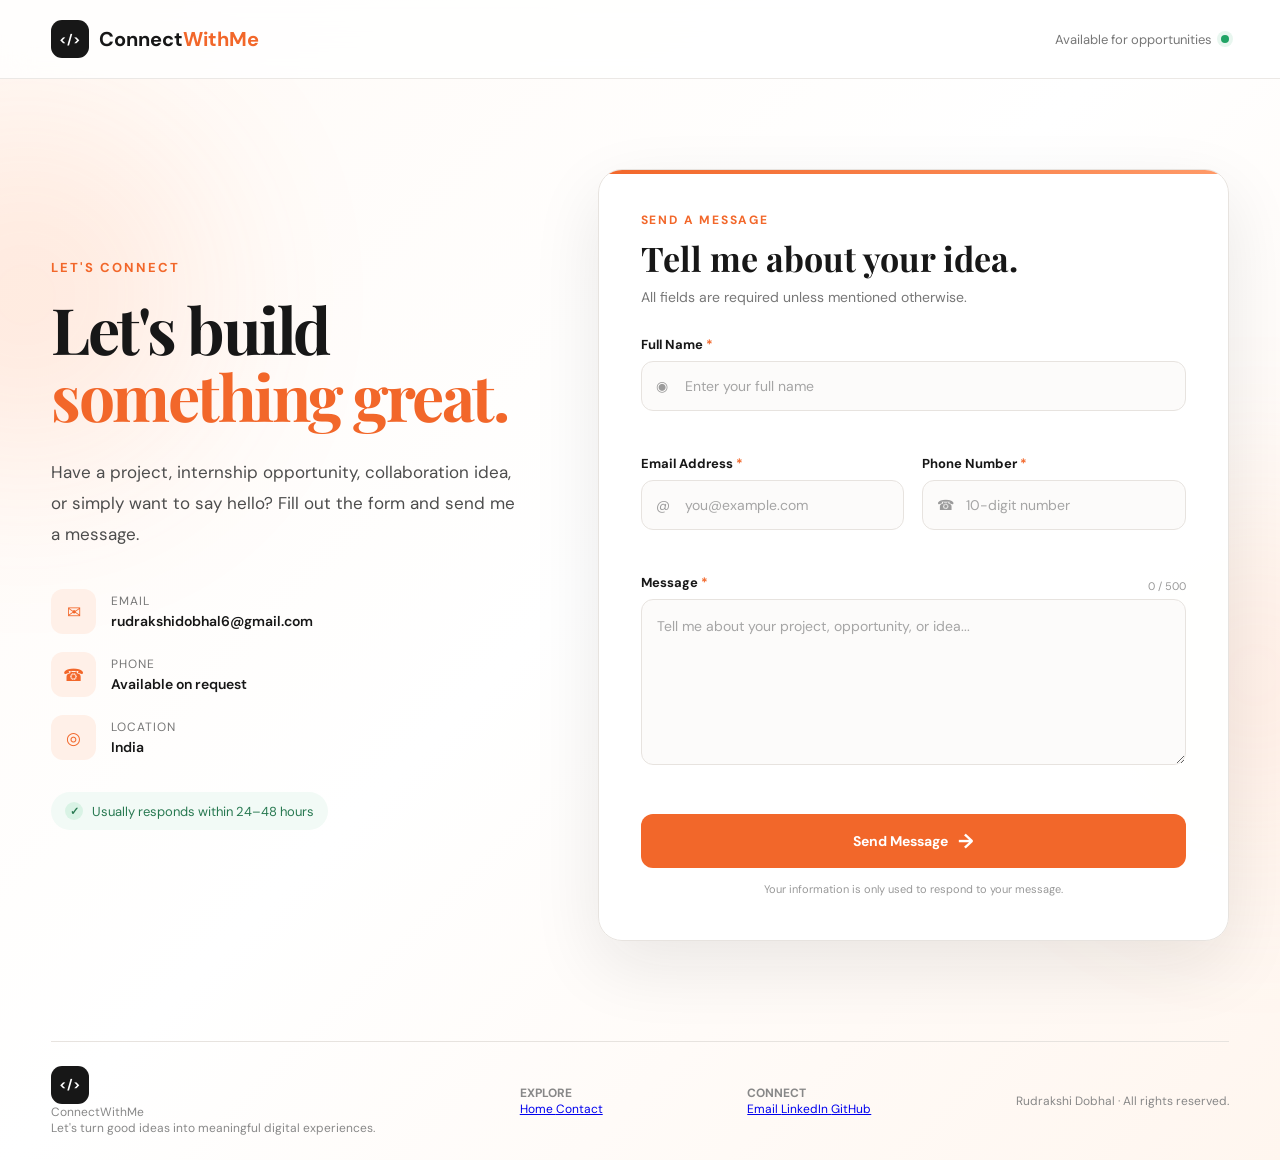
<file: Task-4 Form Validation/index.html>
<!DOCTYPE html>
<html lang="en">

<head>

    <meta charset="UTF-8">

    <meta
        name="viewport"
        content="width=device-width, initial-scale=1.0"
    >

    <meta
        name="description"
        content="Professional contact form with JavaScript form validation."
    >

    <meta
        name="author"
        content="Rudrakshi Dobhal"
    >

    <title>ConnectWithMe | Contact Form</title>

    <link
        rel="preconnect"
        href="https://fonts.googleapis.com"
    >

    <link
        rel="preconnect"
        href="https://fonts.gstatic.com"
        crossorigin
    >

    <link
        href="https://fonts.googleapis.com/css2?family=DM+Sans:wght@400;500;600;700&family=Playfair+Display:wght@600;700&display=swap"
        rel="stylesheet"
    >

    <link
        rel="stylesheet"
        href="style.css"
    >
</head>
<body>

    <div class="background-shape shape-one"></div>
    <div class="background-shape shape-two"></div>

    <header class="navbar">
        <div class="nav-container">

            <a
                href="#"
                class="logo"
            >
                <span class="logo-icon">
                    &lt;/&gt;
                </span>
                <span>
                    Connect<span>WithMe</span>
                </span>
            </a>

            <div class="nav-label">
                Available for opportunities
                <span class="status-dot"></span>
            </div>
        </div>
    </header>

    <main>
        <section class="contact-section">
            <div class="contact-container">

                <div class="intro-content">
                    <p class="eyebrow">
                        LET'S CONNECT
                    </p>
                    <h1>
                        Let's build
                        <span>something great.</span>
                    </h1>
                    <p class="intro-text">

                        Have a project, internship opportunity,
                        collaboration idea, or simply want to say hello?

                        Fill out the form and send me a message.
                    </p>

                    <div class="info-list">

                        <div class="info-item">
                            <div class="info-icon">
                                ✉
                            </div>
                            <div>
                                <span>
                                    Email
                                </span>
                                <strong>
                                    rudrakshidobhal6@gmail.com
                                </strong>
                            </div>
                        </div>

                        <div class="info-item">
                            <div class="info-icon">
                                ☎
                            </div>
                            <div>
                                <span>
                                    Phone
                                </span>
                                <strong>
                                    Available on request
                                </strong>
                            </div>
                        </div>

                        <div class="info-item">
                            <div class="info-icon">
                                ◎
                            </div>
                            <div>
                                <span>
                                    Location
                                </span>
                                <strong>
                                    India
                                </strong>
                            </div>
                        </div>
                    </div>

                    <div class="availability-note">
                        <span class="check-icon">
                            ✓
                        </span>
                        Usually responds within 24–48 hours
                    </div>
                </div>

                <div class="form-card">

                    <div class="form-header">
                        <p class="form-label">
                            SEND A MESSAGE
                        </p>
                        <h2>
                            Tell me about your idea.
                        </h2>
                        <p>
                            All fields are required unless mentioned otherwise.
                        </p>
                    </div>

                    <div
                        id="successMessage"
                        class="success-message"
                        role="alert"
                        aria-live="polite"
                    >
                        <span class="success-icon">
                            ✓
                        </span>
                        <div>
                            <strong>
                                Message sent successfully!
                            </strong>
                            <p>
                                Thank you for reaching out.
                                I'll get back to you soon.
                            </p>
                        </div>
                    </div>

                    <form
                        id="contactForm"
                        novalidate
                    >

                        <div class="form-group">
                            <label for="name">
                                Full Name
                                <span>
                                    *
                                </span>
                            </label>
                            <div class="input-wrapper">
                                <span class="input-icon">
                                    ◉
                                </span>
                                <input
                                    type="text"
                                    id="name"
                                    name="name"
                                    placeholder="Enter your full name"
                                    autocomplete="name"
                                >
                            </div>
                            <small
                                class="error-message"
                                id="nameError"
                            ></small>
                        </div>

                        <div class="form-row">

                            <div class="form-group">
                                <label for="email">
                                    Email Address
                                    <span>
                                        *
                                    </span>
                                </label>
                                <div class="input-wrapper">
                                    <span class="input-icon">
                                        @
                                    </span>
                                    <input
                                        type="email"
                                        id="email"
                                        name="email"
                                        placeholder="you@example.com"
                                        autocomplete="email"
                                    >
                                </div>
                                <small
                                    class="error-message"
                                    id="emailError"
                                ></small>
                            </div>

                            <div class="form-group">
                                <label for="phone">
                                    Phone Number
                                    <span>
                                        *
                                    </span>
                                </label>
                                <div class="input-wrapper">
                                    <span class="input-icon">
                                        ☎
                                    </span>
                                    <input
                                        type="tel"
                                        id="phone"
                                        name="phone"
                                        placeholder="10-digit number"
                                        maxlength="10"
                                        autocomplete="tel"
                                    >
                                </div>
                                <small
                                    class="error-message"
                                    id="phoneError"
                                ></small>
                            </div>
                        </div>
                        <div class="form-group">
                            <div class="label-row">
                                <label for="message">
                                    Message
                                    <span>
                                        *
                                    </span>
                                </label>
                                <span
                                    id="characterCount"
                                    class="character-count"
                                >
                                    0 / 500
                                </span>
                            </div>
                            <div class="textarea-wrapper">
                                <textarea
                                    id="message"
                                    name="message"
                                    placeholder="Tell me about your project, opportunity, or idea..."
                                    maxlength="500"
                                    rows="6"
                                ></textarea>
                            </div>
                            <small
                                class="error-message"
                                id="messageError"
                            ></small>
                        </div>

                        <button
                            type="submit"
                            class="submit-button"
                            id="submitButton"
                        >
                            <span>
                                Send Message
                            </span>
                            <span class="arrow">
                                →
                            </span>
                        </button>
                        <p class="privacy-note">

                            Your information is only used to respond
                            to your message.

                        </p>
                    </form>
                </div>
            </div>
        </section>
    </main>

    <footer class="footer">
        <div class="footer-brand">
            <div class="footer-logo">
                <span class="logo-icon">
                    &lt;/&gt;
                </span>
                <span>
                    Connect<span>WithMe</span>
                </span>
            </div>
            <p>
                Let's turn good ideas into meaningful digital experiences.
            </p>
        </div>

        <div class="footer-column">
            <h4>
                EXPLORE
            </h4>
            <a href="#">
                Home
            </a>
            <a href="#contact">
                Contact
            </a>
        </div>
        <div class="footer-column">
            <h4>
                CONNECT
            </h4>
            <a
                href="mailto:rudrakshidobhal6@gmail.com"
            >
                Email
            </a>
            <a
                href="#"
                target="_blank"
                rel="noopener noreferrer"
            >
                LinkedIn
            </a>
            <a
                href="#"
                target="_blank"
                rel="noopener noreferrer"
            >
                GitHub
            </a>
        </div>
        <div class="footer-bottom">
            <p>
                Rudrakshi Dobhal · All rights reserved.
            </p>
        </div>
    </footer>
    <script src="script.js"></script>
</body>
</html>
</file>
<file: Task-4 Form Validation/style.css>
/* =========================================
   GLOBAL RESET
========================================= */

* {
    margin: 0;
    padding: 0;
    box-sizing: border-box;
}

html {
    scroll-behavior: smooth;
}

body {
    min-height: 100vh;

    font-family: "DM Sans", sans-serif;

    color: #171717;

    background:
        linear-gradient(
            135deg,
            #fffaf6 0%,
            #ffffff 48%,
            #fff6ef 100%
        );

    overflow-x: hidden;
}


/* =========================================
   VARIABLES
========================================= */

:root {
    --primary: #f2672a;
    --primary-dark: #d94e14;

    --dark: #171717;
    --text: #4d4d4d;
    --muted: #777777;

    --border: #e7e3df;

    --white: #ffffff;

    --error: #dc3545;
    --success: #16834b;

    --shadow:
        0 25px 70px rgba(23, 23, 23, 0.09);
}


/* =========================================
   BACKGROUND DECORATIONS
========================================= */

.background-shape {
    position: fixed;

    width: 350px;
    height: 350px;

    border-radius: 50%;

    filter: blur(100px);

    opacity: 0.15;

    pointer-events: none;

    z-index: -1;
}

.shape-one {
    background: #ff7b3d;

    top: 120px;
    left: -150px;
}

.shape-two {
    background: #ffb38b;

    right: -150px;
    bottom: 50px;
}


/* =========================================
   NAVBAR
========================================= */

.navbar {
    width: 100%;

    border-bottom: 1px solid rgba(231, 227, 223, 0.8);

    background: rgba(255, 255, 255, 0.8);

    backdrop-filter: blur(15px);

    position: sticky;
    top: 0;

    z-index: 100;
}

.nav-container {
    width: min(1180px, 92%);

    margin: auto;

    min-height: 78px;

    display: flex;

    align-items: center;

    justify-content: space-between;
}


/* Logo */

.logo {
    display: flex;

    align-items: center;

    gap: 10px;

    text-decoration: none;

    color: var(--dark);

    font-size: 20px;

    font-weight: 700;
}

.logo > span:last-child > span {
    color: var(--primary);
}

.logo-icon {
    width: 38px;
    height: 38px;

    display: grid;
    place-items: center;

    border-radius: 11px;

    color: white;

    background: var(--dark);

    font-size: 13px;

    font-weight: 700;
}


/* Availability */

.nav-label {
    display: flex;

    align-items: center;

    gap: 9px;

    font-size: 13px;

    color: var(--muted);
}

.status-dot {
    width: 8px;
    height: 8px;

    border-radius: 50%;

    background: #21a365;

    box-shadow:
        0 0 0 4px rgba(33, 163, 101, 0.1);
}


/* =========================================
   MAIN SECTION
========================================= */

.contact-section {
    padding: 90px 0 100px;
}

.contact-container {
    width: min(1180px, 92%);

    margin: auto;

    display: grid;

    grid-template-columns:
        0.85fr
        1.15fr;

    gap: 80px;

    align-items: center;
}


/* =========================================
   LEFT CONTENT
========================================= */

.intro-content {
    padding-bottom: 20px;
}

.eyebrow {
    margin-bottom: 20px;

    color: var(--primary);

    font-size: 13px;

    font-weight: 700;

    letter-spacing: 2px;
}

.intro-content h1 {
    max-width: 560px;

    font-family: "Playfair Display", serif;

    font-size: clamp(48px, 5vw, 70px);

    line-height: 1.04;

    letter-spacing: -2.5px;

    margin-bottom: 28px;
}

.intro-content h1 span {
    color: var(--primary);
}

.intro-text {
    max-width: 500px;

    color: var(--text);

    font-size: 17px;

    line-height: 1.8;

    margin-bottom: 40px;
}


/* =========================================
   INFORMATION LIST
========================================= */

.info-list {
    display: flex;

    flex-direction: column;

    gap: 18px;

    margin-bottom: 32px;
}

.info-item {
    display: flex;

    align-items: center;

    gap: 15px;
}

.info-icon {
    width: 45px;
    height: 45px;

    display: grid;
    place-items: center;

    border-radius: 12px;

    color: var(--primary);

    background: #fff0e8;

    font-size: 17px;

    flex-shrink: 0;
}

.info-item div:last-child {
    display: flex;

    flex-direction: column;

    gap: 3px;
}

.info-item span {
    color: var(--muted);

    font-size: 12px;

    text-transform: uppercase;

    letter-spacing: 1px;
}

.info-item strong {
    font-size: 14px;

    font-weight: 600;
}


/* Availability note */

.availability-note {
    display: inline-flex;

    align-items: center;

    gap: 9px;

    padding: 10px 14px;

    border-radius: 30px;

    background: #f2faf6;

    color: #287951;

    font-size: 13px;
}

.check-icon {
    width: 18px;
    height: 18px;

    display: grid;
    place-items: center;

    border-radius: 50%;

    background: #d9f3e5;

    font-size: 11px;

    font-weight: 700;
}


/* =========================================
   FORM CARD
========================================= */

.form-card {
    background: rgba(255, 255, 255, 0.95);

    border: 1px solid var(--border);

    border-radius: 24px;

    padding: 42px;

    box-shadow: var(--shadow);

    position: relative;

    overflow: hidden;
}

.form-card::before {
    content: "";

    position: absolute;

    top: 0;
    left: 0;

    width: 100%;
    height: 4px;

    background:
        linear-gradient(
            90deg,
            var(--primary),
            #ff9a68
        );
}


/* Form header */

.form-label {
    color: var(--primary);

    font-size: 12px;

    font-weight: 700;

    letter-spacing: 1.8px;

    margin-bottom: 10px;
}

.form-header h2 {
    font-family: "Playfair Display", serif;

    font-size: 34px;

    line-height: 1.2;

    margin-bottom: 9px;
}

.form-header > p:last-child {
    color: var(--muted);

    font-size: 14px;

    margin-bottom: 30px;
}


/* =========================================
   FORM
========================================= */

.form-group {
    margin-bottom: 21px;
}

.form-row {
    display: grid;

    grid-template-columns: 1fr 1fr;

    gap: 18px;
}

.form-group label {
    display: block;

    color: var(--dark);

    font-size: 13px;

    font-weight: 700;

    margin-bottom: 8px;
}

.form-group label span {
    color: var(--primary);
}


/* Input wrapper */

.input-wrapper {
    position: relative;
}

.input-icon {
    position: absolute;

    left: 15px;

    top: 50%;

    transform: translateY(-50%);

    color: #9b9b9b;

    font-size: 14px;

    pointer-events: none;
}

input,
textarea {
    width: 100%;

    border: 1px solid var(--border);

    border-radius: 12px;

    background: #fcfbfa;

    color: var(--dark);

    font-family: inherit;

    font-size: 14px;

    outline: none;

    transition:
        border-color 0.2s ease,
        box-shadow 0.2s ease,
        background 0.2s ease;
}

input {
    height: 50px;

    padding:
        0
        15px
        0
        43px;
}

textarea {
    min-height: 140px;

    resize: vertical;

    padding: 15px;

    line-height: 1.6;
}

input::placeholder,
textarea::placeholder {
    color: #a5a5a5;
}


/* Focus */

input:focus,
textarea:focus {
    border-color: var(--primary);

    background: #ffffff;

    box-shadow:
        0 0 0 4px rgba(242, 103, 42, 0.10);
}


/* Error state */

.input-error {
    border-color: var(--error) !important;

    background: #fff8f8 !important;
}

.input-success {
    border-color: var(--success) !important;
}


/* =========================================
   ERROR MESSAGE
========================================= */

.error-message {
    display: block;

    min-height: 18px;

    margin-top: 5px;

    color: var(--error);

    font-size: 12px;
}


/* =========================================
   MESSAGE HEADER
========================================= */

.label-row {
    display: flex;

    justify-content: space-between;

    align-items: center;
}

.character-count {
    color: #999;

    font-size: 11px;
}


/* =========================================
   SUCCESS MESSAGE
========================================= */

.success-message {
    display: none;

    align-items: flex-start;

    gap: 12px;

    padding: 15px;

    margin-bottom: 22px;

    border: 1px solid #bfe6cf;

    border-radius: 12px;

    background: #f0fbf5;

    color: #176a40;
}

.success-message.show {
    display: flex;

    animation: successAppear 0.3s ease;
}

.success-icon {
    width: 24px;
    height: 24px;

    display: grid;
    place-items: center;

    border-radius: 50%;

    background: #2ba86a;

    color: white;

    font-size: 12px;

    flex-shrink: 0;
}

.success-message strong {
    display: block;

    font-size: 13px;

    margin-bottom: 2px;
}

.success-message p {
    font-size: 12px;

    color: #4d8065;
}

@keyframes successAppear {
    from {
        opacity: 0;
        transform: translateY(-5px);
    }

    to {
        opacity: 1;
        transform: translateY(0);
    }
}


/* =========================================
   SUBMIT BUTTON
========================================= */

.submit-button {
    width: 100%;

    height: 54px;

    border: none;

    border-radius: 12px;

    background: var(--primary);

    color: white;

    font-family: inherit;

    font-size: 14px;

    font-weight: 700;

    cursor: pointer;

    display: flex;

    align-items: center;

    justify-content: center;

    gap: 10px;

    transition:
        transform 0.2s ease,
        background 0.2s ease,
        box-shadow 0.2s ease;
}

.submit-button:hover {
    background: var(--primary-dark);

    transform: translateY(-2px);

    box-shadow:
        0 10px 25px rgba(242, 103, 42, 0.25);
}

.submit-button:active {
    transform: translateY(0);
}

.submit-button:disabled {
    cursor: not-allowed;

    opacity: 0.7;

    transform: none;

    box-shadow: none;
}

.arrow {
    font-size: 20px;

    transition: transform 0.2s ease;
}

.submit-button:hover .arrow {
    transform: translateX(4px);
}


/* =========================================
   PRIVACY NOTE
========================================= */

.privacy-note {
    text-align: center;

    color: #999;

    font-size: 11px;

    line-height: 1.5;

    margin-top: 13px;
}


/* =========================================
   FOOTER
========================================= */

.footer {
    width: min(1180px, 92%);

    margin: auto;

    padding: 24px 0;

    border-top: 1px solid var(--border);

    display: flex;

    align-items: center;

    justify-content: space-between;

    color: #888;

    font-size: 12px;
}

.footer-links {
    display: flex;

    gap: 20px;
}

.footer-links a {
    color: #666;

    text-decoration: none;

    transition: color 0.2s ease;
}

.footer-links a:hover {
    color: var(--primary);
}


/* =========================================
   TABLET
========================================= */

@media (max-width: 900px) {

    .contact-section {
        padding: 70px 0 80px;
    }

    .contact-container {
        grid-template-columns: 1fr;

        gap: 50px;

        max-width: 700px;
    }

    .intro-content {
        text-align: center;
    }

    .intro-content h1,
    .intro-text {
        margin-left: auto;
        margin-right: auto;
    }

    .info-list {
        align-items: center;
    }

    .availability-note {
        margin: auto;
    }
}


/* =========================================
   MOBILE
========================================= */

@media (max-width: 600px) {

    .nav-container {
        min-height: 68px;
    }

    .logo {
        font-size: 17px;
    }

    .logo-icon {
        width: 34px;
        height: 34px;

        border-radius: 9px;
    }

    .nav-label {
        font-size: 11px;
    }

    .contact-section {
        padding: 55px 0 65px;
    }

    .intro-content h1 {
        font-size: 45px;

        letter-spacing: -1.8px;
    }

    .intro-text {
        font-size: 15px;

        line-height: 1.7;
    }

    .info-item {
        justify-content: flex-start;

        width: 260px;

        text-align: left;
    }

    .form-card {
        padding: 27px 20px;

        border-radius: 19px;
    }

    .form-header h2 {
        font-size: 28px;
    }

    .form-row {
        grid-template-columns: 1fr;

        gap: 0;
    }

    .footer {
        flex-direction: column;

        gap: 15px;

        text-align: center;
    }
}


/* =========================================
   SMALL MOBILE
========================================= */

@media (max-width: 380px) {

    .nav-label {
        display: none;
    }

    .intro-content h1 {
        font-size: 40px;
    }

    .form-card {
        padding: 24px 16px;
    }
}
</file>
